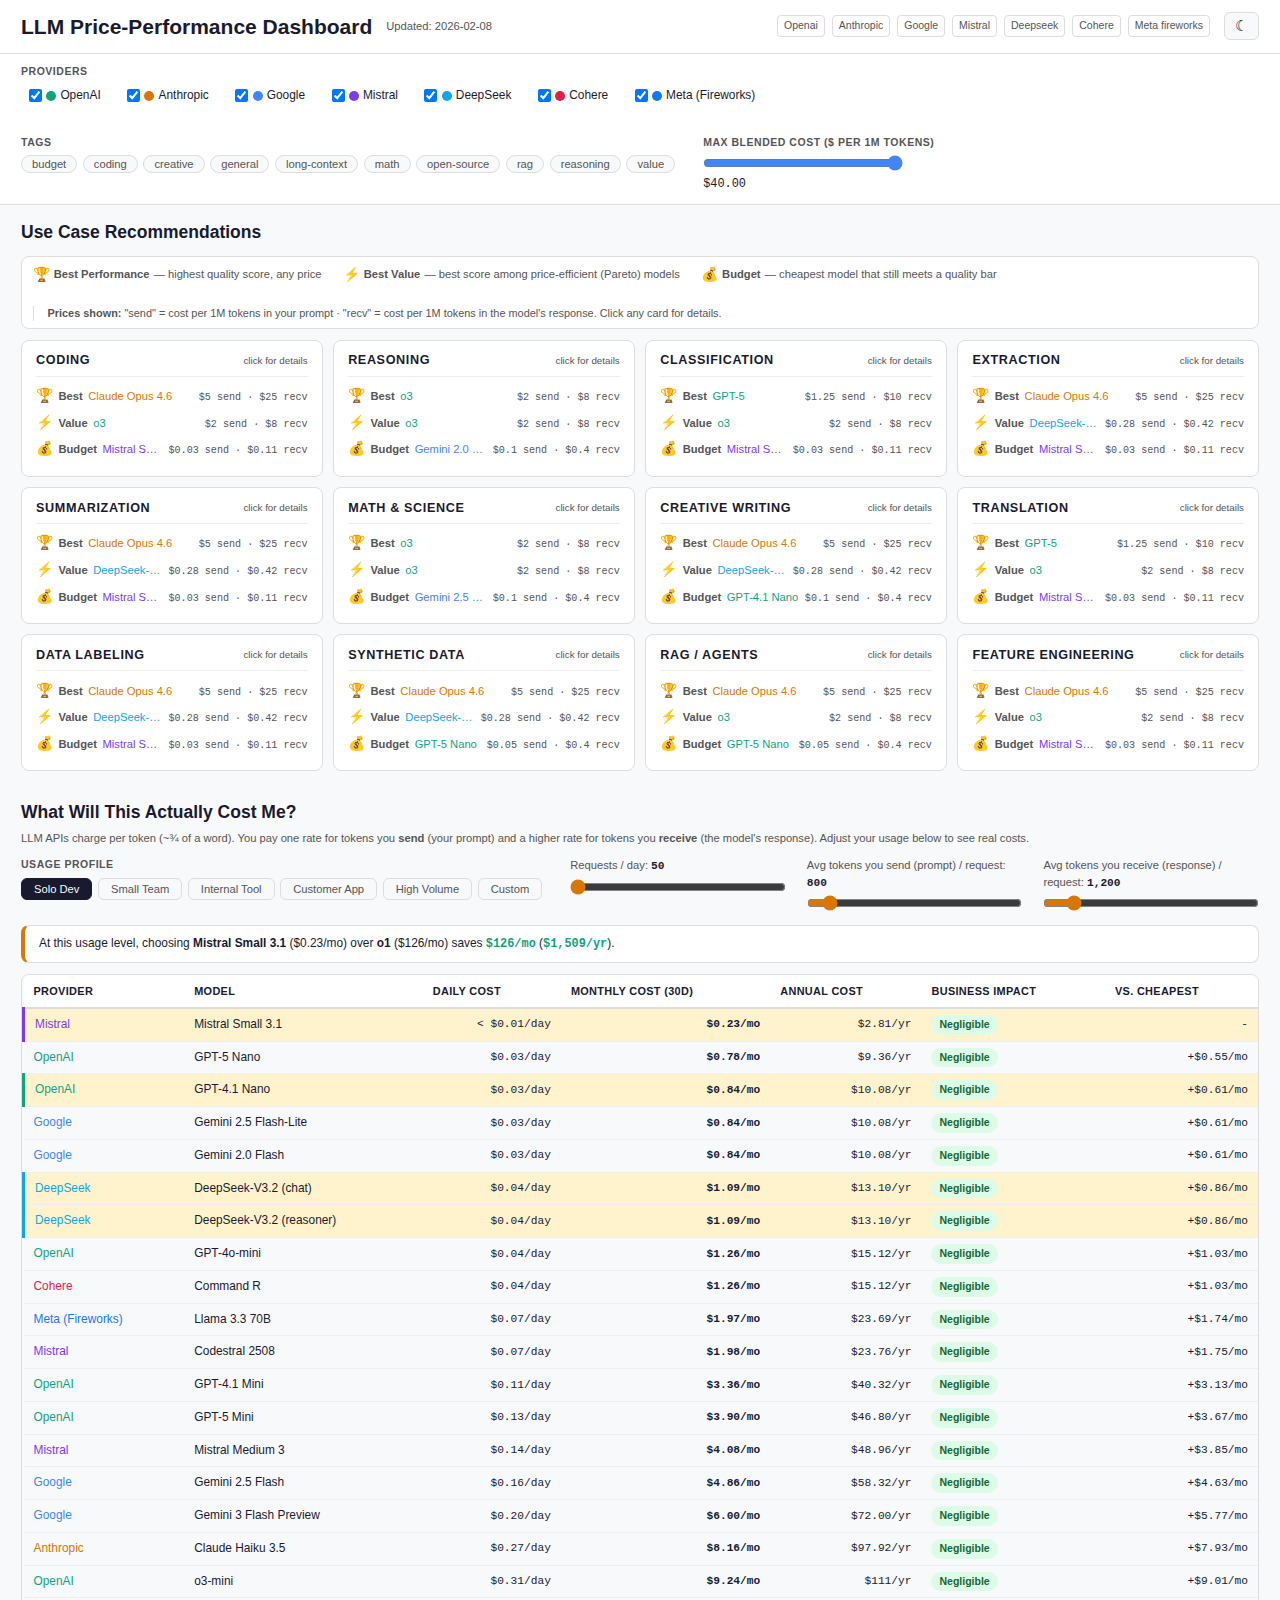
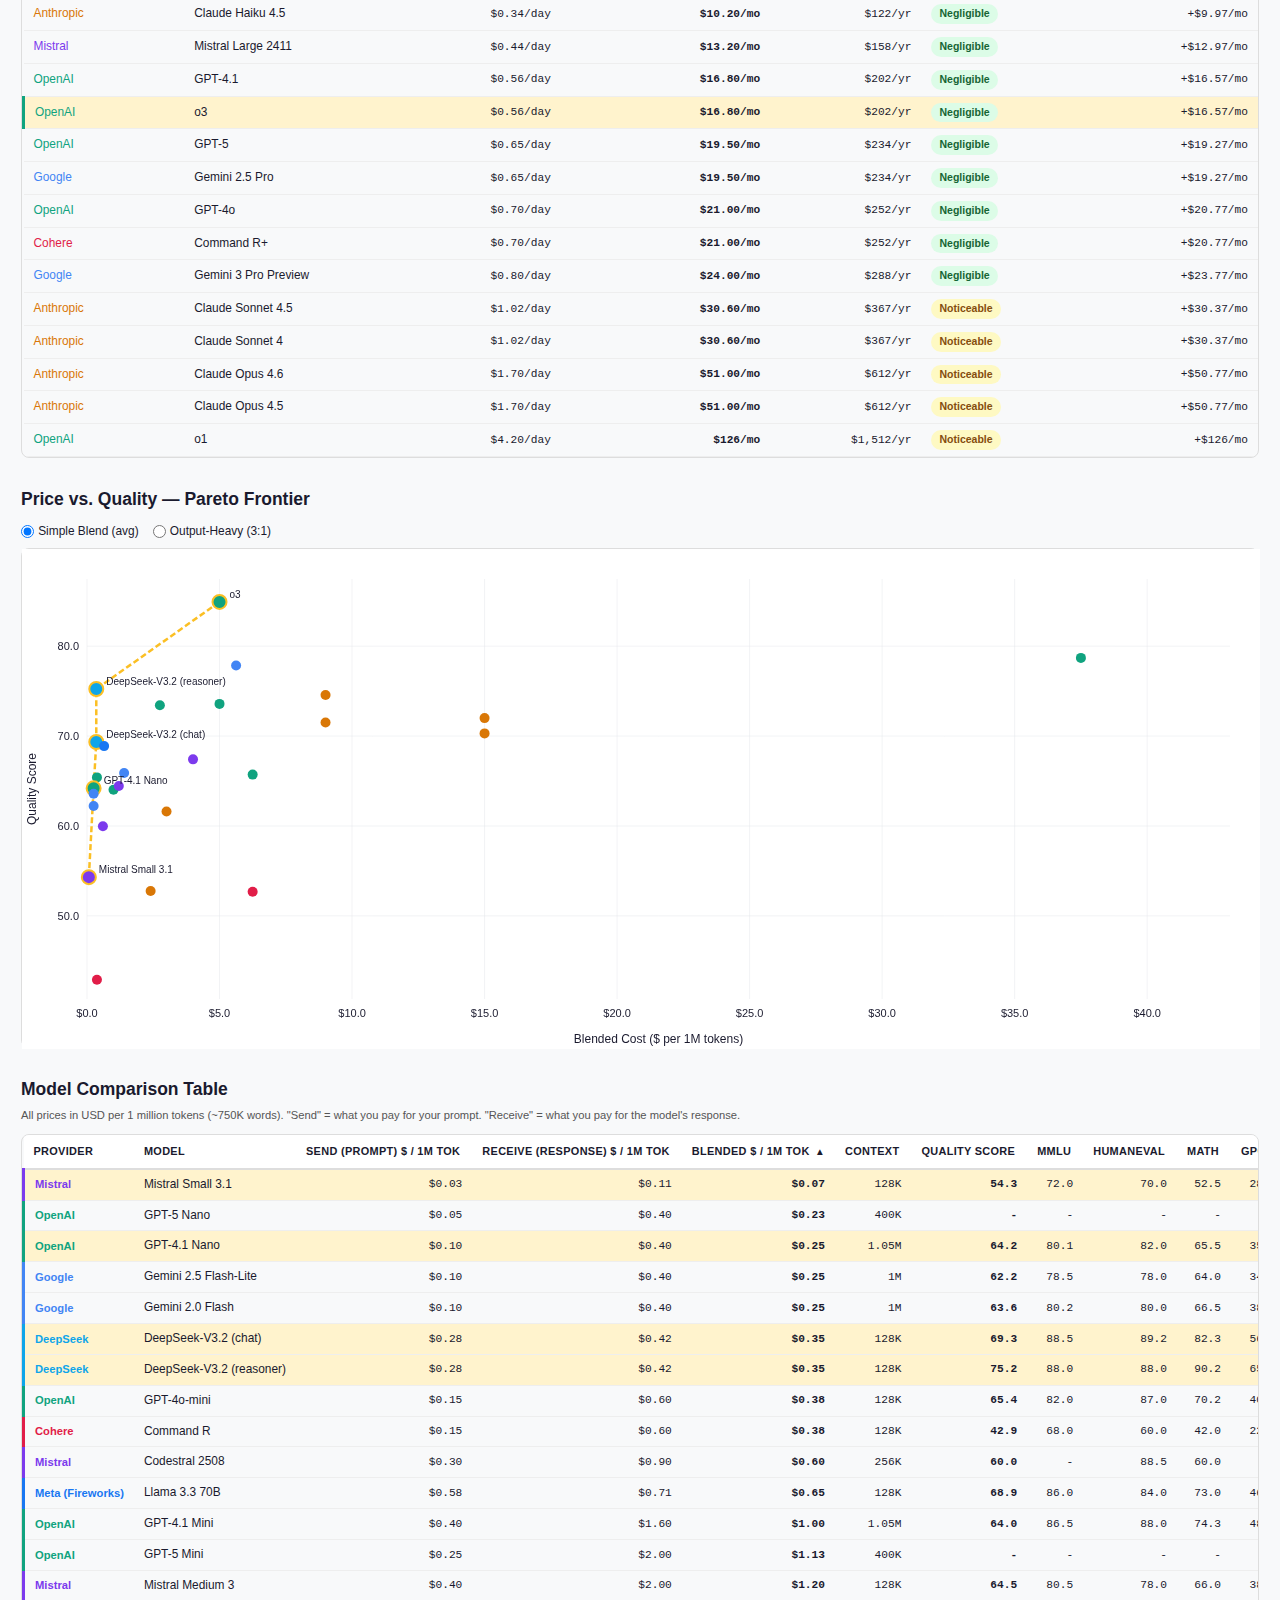
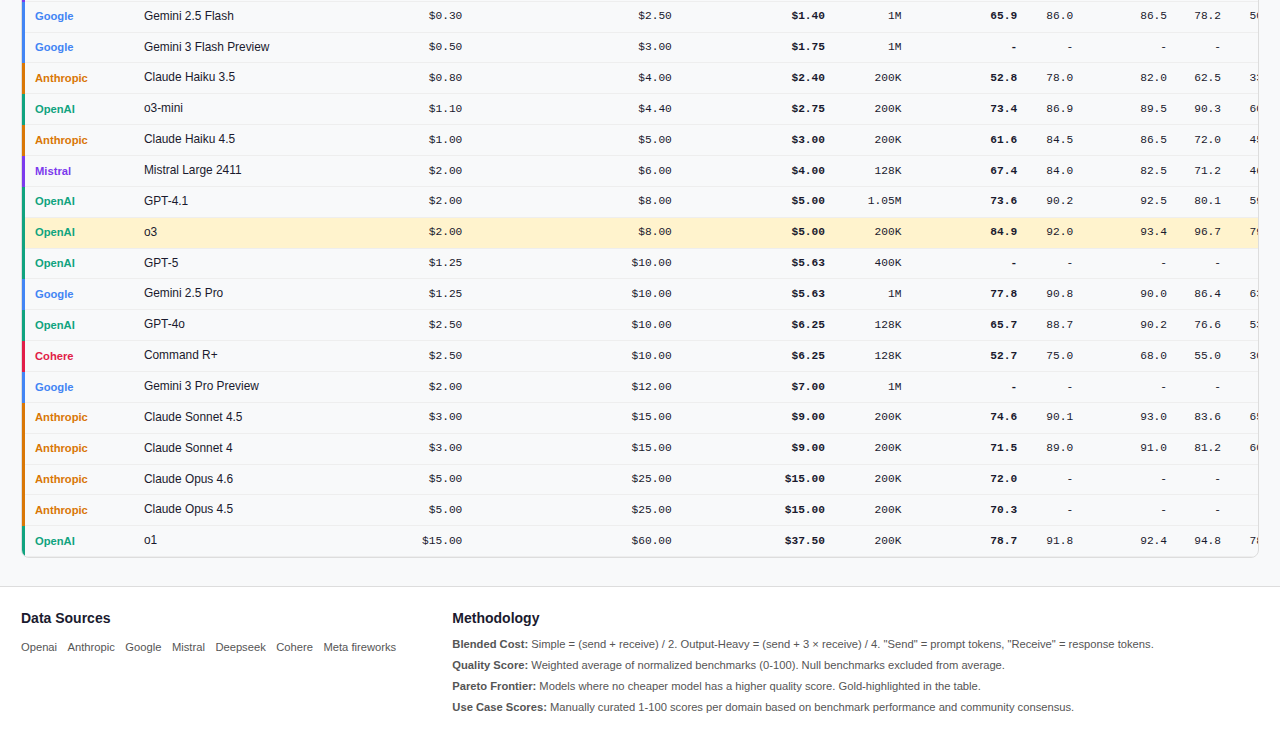
<file: llm-dashboard/index.html>
<!DOCTYPE html>
<html lang="en">
<head>
  <meta charset="UTF-8">
  <meta name="viewport" content="width=device-width, initial-scale=1.0">
  <title>LLM Price-Performance Dashboard</title>
  <link rel="stylesheet" href="style.css">
</head>
<body>
  <!-- Header -->
  <header id="header">
    <div class="header-left">
      <h1>LLM Price-Performance Dashboard</h1>
      <span id="last-updated" class="meta-text"></span>
    </div>
    <div class="header-right">
      <div id="source-links" class="source-links"></div>
      <button id="theme-toggle" aria-label="Toggle dark/light mode">
        <span class="icon-sun">&#9788;</span>
        <span class="icon-moon">&#9790;</span>
      </button>
    </div>
  </header>

  <!-- Filters Bar -->
  <section id="filters-bar" class="filters-bar">
    <div class="filter-group">
      <label class="filter-label">Providers</label>
      <div id="provider-filters" class="checkbox-group"></div>
    </div>
    <div class="filter-group">
      <label class="filter-label">Tags</label>
      <div id="tag-filters" class="tag-group"></div>
    </div>
    <div class="filter-group">
      <label class="filter-label">Max Blended Cost ($ per 1M tokens)</label>
      <input type="range" id="price-slider" min="0" max="40" step="0.5" value="40">
      <span id="price-slider-value">$40.00</span>
    </div>
  </section>

  <!-- Use Case Insights Matrix -->
  <section id="use-case-section">
    <h2>Use Case Recommendations</h2>
    <div class="use-case-legend">
      <div class="legend-item"><span class="legend-icon">&#127942;</span> <strong>Best Performance</strong> — highest quality score, any price</div>
      <div class="legend-item"><span class="legend-icon">&#9889;</span> <strong>Best Value</strong> — best score among price-efficient (Pareto) models</div>
      <div class="legend-item"><span class="legend-icon">&#128176;</span> <strong>Budget</strong> — cheapest model that still meets a quality bar</div>
      <div class="legend-pricing"><strong>Prices shown:</strong> "send" = cost per 1M tokens in your prompt &middot; "recv" = cost per 1M tokens in the model's response. Click any card for details.</div>
    </div>
    <div id="use-case-grid" class="use-case-grid"></div>
  </section>

  <!-- Monthly Cost Estimator -->
  <section id="cost-section">
    <h2>What Will This Actually Cost Me?</h2>
    <p class="section-subtitle">LLM APIs charge per token (~&frac34; of a word). You pay one rate for tokens you <strong>send</strong> (your prompt) and a higher rate for tokens you <strong>receive</strong> (the model's response). Adjust your usage below to see real costs.</p>
    <div class="cost-controls">
      <div class="cost-presets">
        <label class="filter-label">Usage Profile</label>
        <div class="preset-group">
          <button class="preset-btn active" data-preset="solo">Solo Dev</button>
          <button class="preset-btn" data-preset="team">Small Team</button>
          <button class="preset-btn" data-preset="tool">Internal Tool</button>
          <button class="preset-btn" data-preset="app">Customer App</button>
          <button class="preset-btn" data-preset="pipeline">High Volume</button>
          <button class="preset-btn" data-preset="custom">Custom</button>
        </div>
      </div>
      <div class="cost-sliders">
        <div class="cost-slider-group">
          <label>Requests / day: <strong id="req-per-day-val">50</strong></label>
          <input type="range" id="req-per-day" min="1" max="100000" value="50" step="1">
        </div>
        <div class="cost-slider-group">
          <label>Avg tokens you send (prompt) / request: <strong id="avg-input-val">800</strong></label>
          <input type="range" id="avg-input" min="50" max="10000" value="800" step="50">
        </div>
        <div class="cost-slider-group">
          <label>Avg tokens you receive (response) / request: <strong id="avg-output-val">1200</strong></label>
          <input type="range" id="avg-output" min="50" max="10000" value="1200" step="50">
        </div>
      </div>
    </div>
    <div id="cost-savings-callout" class="cost-savings-callout"></div>
    <div class="table-wrapper">
      <table id="cost-table">
        <thead>
          <tr>
            <th>Provider</th>
            <th>Model</th>
            <th>Daily Cost</th>
            <th>Monthly Cost (30d)</th>
            <th>Annual Cost</th>
            <th>Business Impact</th>
            <th>vs. Cheapest</th>
          </tr>
        </thead>
        <tbody id="cost-tbody"></tbody>
      </table>
    </div>
  </section>

  <!-- Scatter Plot -->
  <section id="chart-section">
    <h2>Price vs. Quality — Pareto Frontier</h2>
    <div class="chart-controls">
      <label>
        <input type="radio" name="blend-mode" value="simple" checked> Simple Blend (avg)
      </label>
      <label>
        <input type="radio" name="blend-mode" value="output-heavy"> Output-Heavy (3:1)
      </label>
    </div>
    <div class="chart-container">
      <canvas id="scatter-chart"></canvas>
      <div id="chart-tooltip" class="chart-tooltip"></div>
    </div>
  </section>

  <!-- Main Table -->
  <section id="table-section">
    <h2>Model Comparison Table</h2>
    <p class="section-subtitle">All prices in USD per 1 million tokens (~750K words). "Send" = what you pay for your prompt. "Receive" = what you pay for the model's response.</p>
    <div class="table-wrapper">
      <table id="model-table">
        <thead>
          <tr>
            <th data-sort="provider">Provider <span class="sort-arrow"></span></th>
            <th data-sort="model">Model <span class="sort-arrow"></span></th>
            <th data-sort="input_per_mtok">Send (Prompt) $ / 1M tok <span class="sort-arrow"></span></th>
            <th data-sort="output_per_mtok">Receive (Response) $ / 1M tok <span class="sort-arrow"></span></th>
            <th data-sort="blended">Blended $ / 1M tok <span class="sort-arrow"></span></th>
            <th data-sort="context_window">Context <span class="sort-arrow"></span></th>
            <th data-sort="quality">Quality Score <span class="sort-arrow"></span></th>
            <th data-sort="mmlu">MMLU <span class="sort-arrow"></span></th>
            <th data-sort="humaneval">HumanEval <span class="sort-arrow"></span></th>
            <th data-sort="math">MATH <span class="sort-arrow"></span></th>
            <th data-sort="gpqa">GPQA <span class="sort-arrow"></span></th>
            <th data-sort="swe_bench">SWE-bench <span class="sort-arrow"></span></th>
            <th data-sort="arena_elo">Arena ELO <span class="sort-arrow"></span></th>
            <th>Tags</th>
          </tr>
        </thead>
        <tbody id="model-tbody"></tbody>
      </table>
    </div>
  </section>

  <!-- Footer -->
  <footer id="footer">
    <div class="footer-content">
      <div class="footer-sources">
        <h3>Data Sources</h3>
        <div id="footer-source-links"></div>
      </div>
      <div class="footer-methodology">
        <h3>Methodology</h3>
        <p><strong>Blended Cost:</strong> Simple = (send + receive) / 2. Output-Heavy = (send + 3 &times; receive) / 4. "Send" = prompt tokens, "Receive" = response tokens.</p>
        <p><strong>Quality Score:</strong> Weighted average of normalized benchmarks (0-100). Null benchmarks excluded from average.</p>
        <p><strong>Pareto Frontier:</strong> Models where no cheaper model has a higher quality score. Gold-highlighted in the table.</p>
        <p><strong>Use Case Scores:</strong> Manually curated 1-100 scores per domain based on benchmark performance and community consensus.</p>
      </div>
    </div>
  </footer>

  <script src="app.js"></script>
</body>
</html>
</file>
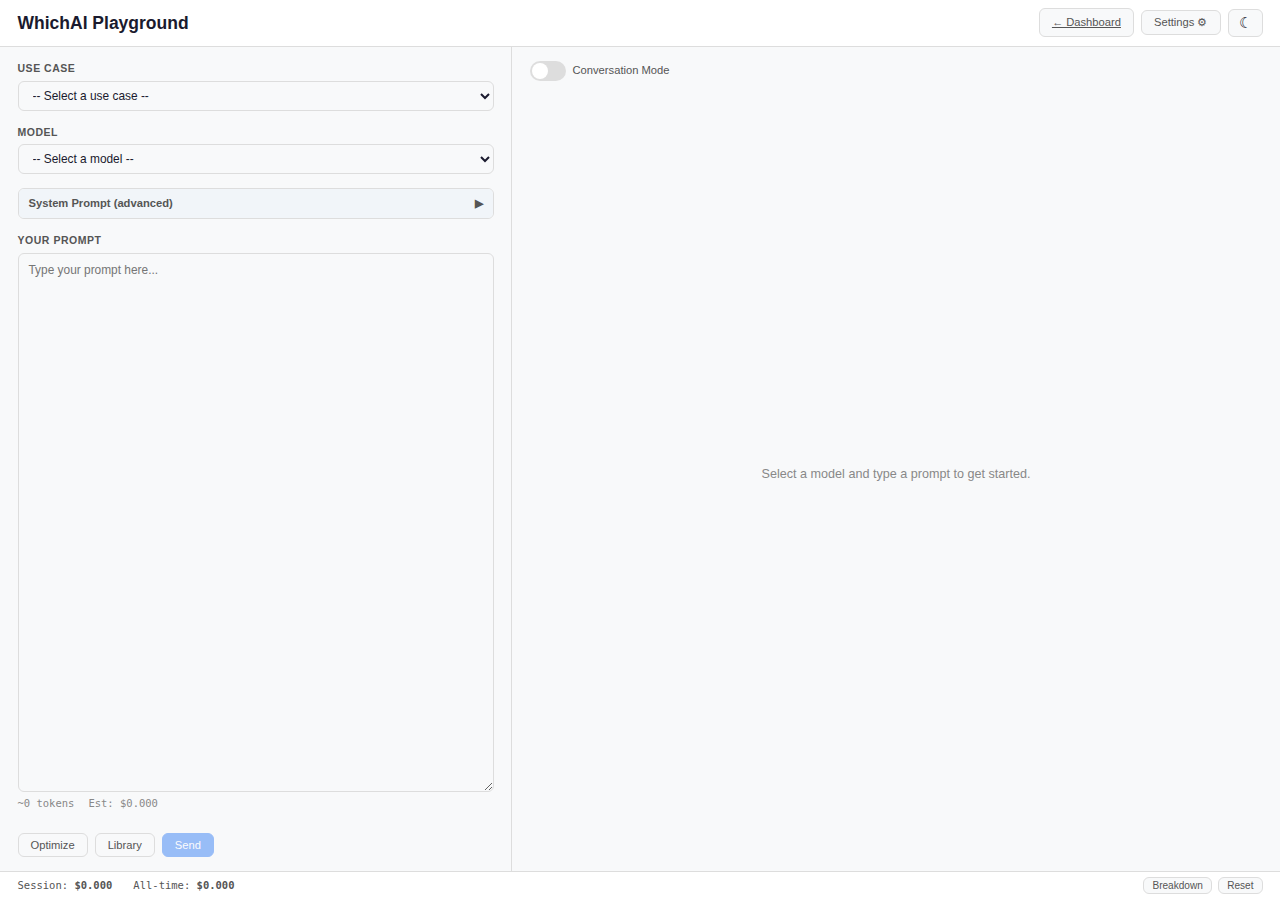
<file: llm-dashboard/playground/index.html>
<!DOCTYPE html>
<html lang="en">
<head>
  <meta charset="UTF-8">
  <meta name="viewport" content="width=device-width, initial-scale=1.0">
  <title>WhichAI Playground</title>
  <link rel="stylesheet" href="style.css">
</head>
<body>
  <!-- Header -->
  <header class="pg-header">
    <div class="pg-header-left">
      <h1>WhichAI Playground</h1>
    </div>
    <div class="pg-header-right">
      <a href="../index.html" class="pg-btn">&larr; Dashboard</a>
      <button id="btn-settings" class="pg-btn">Settings &#9881;</button>
      <button id="theme-toggle" class="pg-theme-toggle" aria-label="Toggle theme">
        <span class="icon-sun">&#9788;</span>
        <span class="icon-moon">&#9790;</span>
      </button>
    </div>
  </header>

  <!-- Main 2-Panel Layout -->
  <main class="playground-layout">
    <!-- LEFT PANEL: Config & Prompt -->
    <div class="pg-panel pg-panel-left">
      <!-- Use Case Selector -->
      <div class="pg-config-section">
        <label for="select-usecase">Use Case</label>
        <select id="select-usecase" class="pg-select">
          <option value="">-- Select a use case --</option>
        </select>
      </div>

      <!-- Model Selector -->
      <div class="pg-config-section">
        <label for="select-model">Model</label>
        <select id="select-model" class="pg-select">
          <option value="">-- Select a model --</option>
        </select>
        <div id="model-recommendation" class="pg-recommendation" style="display:none">
          <span class="rec-badge">Recommended</span>
          <span id="rec-text"></span>
        </div>
      </div>

      <!-- System Prompt (collapsible) -->
      <div class="pg-config-section">
        <div id="system-prompt-section" class="pg-collapsible">
          <div class="pg-collapsible-header" id="toggle-system-prompt">
            <span>System Prompt (advanced)</span>
            <span class="arrow">&#9654;</span>
          </div>
          <div class="pg-collapsible-body">
            <textarea id="system-prompt" class="pg-textarea pg-textarea-system" placeholder="Optional system instructions for the model..."></textarea>
          </div>
        </div>
      </div>

      <!-- User Prompt -->
      <div class="pg-config-section" style="flex:1;display:flex;flex-direction:column">
        <label for="user-prompt">Your Prompt</label>
        <textarea id="user-prompt" class="pg-textarea pg-textarea-prompt" style="flex:1" placeholder="Type your prompt here..."></textarea>
        <div class="pg-prompt-stats">
          <span id="token-estimate">~0 tokens</span>
          <span id="cost-estimate">Est: $0.000</span>
        </div>
      </div>

      <!-- Action Buttons -->
      <div class="pg-actions">
        <button id="btn-optimize" class="pg-btn">Optimize</button>
        <button id="btn-library" class="pg-btn">Library</button>
        <button id="btn-send" class="pg-btn pg-btn-primary" disabled>Send</button>
      </div>
    </div>

    <!-- RIGHT PANEL: Response -->
    <div class="pg-panel pg-panel-right">
      <div class="pg-response-area">
        <!-- Conversation Toggle -->
        <div class="pg-conversation-toggle">
          <div id="toggle-conversation" class="pg-toggle-switch"></div>
          <span>Conversation Mode</span>
        </div>

        <!-- Messages -->
        <div id="messages" class="pg-messages">
          <div class="pg-empty-state">
            Select a model and type a prompt to get started.
          </div>
        </div>

        <!-- Response Stats -->
        <div id="response-stats" class="pg-response-stats" style="display:none">
          <div class="pg-response-stats-left">
            <span id="stat-tokens"></span>
            <span id="stat-cost"></span>
            <span id="stat-time"></span>
          </div>
          <div class="pg-response-stats-right">
            <button id="btn-copy" class="pg-btn" style="display:none">Copy</button>
            <button id="btn-export" class="pg-btn" style="display:none">Export</button>
            <button id="btn-new" class="pg-btn" style="display:none">New Chat</button>
          </div>
        </div>
      </div>
    </div>
  </main>

  <!-- Cost Tracker Bar -->
  <footer class="pg-cost-bar">
    <div class="pg-cost-bar-left">
      <span>Session: <strong id="cost-session">$0.000</strong></span>
      <span>All-time: <strong id="cost-alltime">$0.000</strong></span>
    </div>
    <div>
      <button id="btn-cost-breakdown" class="pg-btn" style="font-size:0.72rem;padding:2px 8px">Breakdown</button>
      <button id="btn-cost-reset" class="pg-btn" style="font-size:0.72rem;padding:2px 8px">Reset</button>
    </div>
  </footer>

  <!-- Settings Modal -->
  <div id="modal-settings" class="pg-modal-overlay">
    <div class="pg-modal">
      <div class="pg-modal-header">
        <h2>Settings</h2>
        <button class="pg-btn-icon modal-close">&times;</button>
      </div>
      <div class="pg-modal-body">
        <div class="pg-key-warning">
          <strong>Security Note:</strong> API keys are stored in your browser only and sent directly to the provider's API (or through the local CORS proxy). Never use this on a shared or public computer with "Remember" enabled.
        </div>

        <h3 style="font-size:0.85rem;margin-bottom:0.5rem">API Keys</h3>

        <div class="pg-api-key-row">
          <span class="pg-provider-label" style="color:var(--color-openai)">OpenAI</span>
          <input id="key-openai" type="password" class="pg-input" placeholder="sk-...">
          <button class="pg-btn test-key-btn" data-provider="openai">Test</button>
          <span class="pg-api-key-status" id="status-openai"></span>
        </div>
        <div class="pg-api-key-row">
          <span class="pg-provider-label" style="color:var(--color-anthropic)">Anthropic</span>
          <input id="key-anthropic" type="password" class="pg-input" placeholder="sk-ant-...">
          <button class="pg-btn test-key-btn" data-provider="anthropic">Test</button>
          <span class="pg-api-key-status" id="status-anthropic"></span>
        </div>
        <div class="pg-api-key-row">
          <span class="pg-provider-label" style="color:var(--color-google)">Google</span>
          <input id="key-google" type="password" class="pg-input" placeholder="AIza...">
          <button class="pg-btn test-key-btn" data-provider="google">Test</button>
          <span class="pg-api-key-status" id="status-google"></span>
        </div>

        <div class="pg-storage-option">
          <input type="checkbox" id="remember-keys">
          <label for="remember-keys">Remember keys (localStorage) &mdash; uncheck for session-only</label>
        </div>
      </div>
      <div class="pg-modal-footer">
        <button class="pg-btn modal-close">Close</button>
        <button id="btn-save-settings" class="pg-btn pg-btn-primary">Save</button>
      </div>
    </div>
  </div>

  <!-- Library Modal -->
  <div id="modal-library" class="pg-modal-overlay">
    <div class="pg-modal" style="max-width:700px">
      <div class="pg-modal-header">
        <h2>Prompt Library</h2>
        <button class="pg-btn-icon modal-close">&times;</button>
      </div>
      <div class="pg-modal-body">
        <div class="pg-library-search">
          <input id="library-search" class="pg-input" placeholder="Search prompts...">
          <select id="library-filter" class="pg-select" style="width:auto;min-width:120px">
            <option value="">All Use Cases</option>
          </select>
        </div>
        <div id="library-tabs" class="pg-library-tabs">
          <button class="pg-library-tab active" data-tab="starters">Starters</button>
          <button class="pg-library-tab" data-tab="saved">My Prompts</button>
        </div>
        <div id="library-list" class="pg-library-list"></div>
      </div>
      <div class="pg-modal-footer">
        <button id="btn-import-library" class="pg-btn">Import</button>
        <button id="btn-export-library" class="pg-btn">Export</button>
        <button id="btn-save-current" class="pg-btn pg-btn-primary">Save Current Prompt</button>
        <button class="pg-btn modal-close">Close</button>
      </div>
    </div>
  </div>

  <!-- Optimizer Modal -->
  <div id="modal-optimizer" class="pg-modal-overlay">
    <div class="pg-modal">
      <div class="pg-modal-header">
        <h2>Prompt Optimizer</h2>
        <button class="pg-btn-icon modal-close">&times;</button>
      </div>
      <div class="pg-modal-body">
        <p style="font-size:0.82rem;color:var(--text-secondary);margin-bottom:0.5rem">
          Describe what you want in plain English. The optimizer will create an optimized system prompt and user prompt template using your selected model.
        </p>
        <textarea id="optimizer-input" class="pg-textarea pg-optimizer-input" placeholder="e.g., I need a prompt that reviews Python code for security vulnerabilities and outputs a structured report..."></textarea>
        <div id="optimizer-result" class="pg-optimizer-result">
          <h3>System Prompt</h3>
          <pre id="optimizer-system"></pre>
          <h3>User Prompt Template</h3>
          <pre id="optimizer-user"></pre>
          <div id="optimizer-explanation" class="pg-optimizer-explanation"></div>
        </div>
      </div>
      <div class="pg-modal-footer">
        <button id="btn-run-optimizer" class="pg-btn pg-btn-primary">Optimize</button>
        <button id="btn-use-optimized" class="pg-btn" style="display:none">Use This Prompt</button>
        <button class="pg-btn modal-close">Close</button>
      </div>
    </div>
  </div>

  <!-- Cost Breakdown Modal -->
  <div id="modal-breakdown" class="pg-modal-overlay">
    <div class="pg-modal" style="max-width:500px">
      <div class="pg-modal-header">
        <h2>Cost Breakdown</h2>
        <button class="pg-btn-icon modal-close">&times;</button>
      </div>
      <div class="pg-modal-body">
        <div id="breakdown-content"></div>
      </div>
      <div class="pg-modal-footer">
        <button class="pg-btn modal-close">Close</button>
      </div>
    </div>
  </div>

  <!-- Hidden file input for import -->
  <input type="file" id="import-file-input" accept=".json" style="display:none">

  <!-- Scripts: load order matters -->
  <script src="providers.js"></script>
  <script src="library.js"></script>
  <script src="optimizer.js"></script>
  <script src="app.js"></script>
</body>
</html>
</file>
<file: llm-dashboard/style.css>
/* ===== CSS Variables & Theming ===== */
:root {
  --bg: #f8f9fa;
  --bg-secondary: #ffffff;
  --text: #1a1a2e;
  --text-secondary: #555;
  --border: #ddd;
  --border-light: #eee;
  --shadow: rgba(0,0,0,0.08);
  --pareto-gold: #fff3cd;
  --pareto-gold-border: #ffc107;

  /* Provider colors */
  --color-openai: #10a37f;
  --color-anthropic: #d97706;
  --color-google: #4285f4;
  --color-mistral: #7c3aed;
  --color-deepseek: #0ea5e9;
  --color-cohere: #e11d48;
  --color-meta: #1877f2;

  --font: -apple-system, BlinkMacSystemFont, 'Segoe UI', Roboto, sans-serif;
  --mono: 'SF Mono', 'Fira Code', 'Consolas', monospace;
  --radius: 8px;
}

[data-theme="dark"] {
  --bg: #0f172a;
  --bg-secondary: #1e293b;
  --text: #e2e8f0;
  --text-secondary: #94a3b8;
  --border: #334155;
  --border-light: #1e293b;
  --shadow: rgba(0,0,0,0.3);
  --pareto-gold: #422006;
  --pareto-gold-border: #d97706;
}

/* ===== Reset & Base ===== */
*, *::before, *::after { box-sizing: border-box; margin: 0; padding: 0; }

html { font-size: 14px; }

body {
  font-family: var(--font);
  background: var(--bg);
  color: var(--text);
  line-height: 1.5;
  width: 100vw;
  overflow-x: hidden;
}

h1 { font-size: 1.5rem; font-weight: 700; }
h2 { font-size: 1.25rem; font-weight: 600; margin-bottom: 0.75rem; color: var(--text); }
h3 { font-size: 1rem; font-weight: 600; margin-bottom: 0.5rem; }

/* ===== Header ===== */
header {
  display: flex;
  align-items: center;
  justify-content: space-between;
  padding: 0.75rem 1.5rem;
  background: var(--bg-secondary);
  border-bottom: 1px solid var(--border);
  position: sticky;
  top: 0;
  z-index: 100;
}

.header-left { display: flex; align-items: center; gap: 1rem; }
.header-right { display: flex; align-items: center; gap: 1rem; }

.meta-text { font-size: 0.8rem; color: var(--text-secondary); }

.source-links {
  display: flex;
  gap: 0.5rem;
  flex-wrap: wrap;
}

.source-links a {
  font-size: 0.75rem;
  color: var(--text-secondary);
  text-decoration: none;
  padding: 2px 6px;
  border: 1px solid var(--border);
  border-radius: 4px;
  transition: all 0.15s;
}
.source-links a:hover {
  color: var(--text);
  border-color: var(--text-secondary);
}

#theme-toggle {
  background: var(--bg);
  border: 1px solid var(--border);
  border-radius: 6px;
  padding: 4px 10px;
  cursor: pointer;
  font-size: 1.1rem;
  color: var(--text);
  display: flex;
  align-items: center;
}
[data-theme="dark"] .icon-sun { display: inline; }
[data-theme="dark"] .icon-moon { display: none; }
:root:not([data-theme="dark"]) .icon-sun,
body:not([data-theme="dark"]) .icon-sun { display: none; }
:root:not([data-theme="dark"]) .icon-moon,
body:not([data-theme="dark"]) .icon-moon { display: inline; }
[data-theme="dark"] #theme-toggle .icon-sun { display: inline; }
[data-theme="dark"] #theme-toggle .icon-moon { display: none; }

/* ===== Filters Bar ===== */
.filters-bar {
  display: flex;
  align-items: flex-start;
  gap: 2rem;
  padding: 0.75rem 1.5rem;
  background: var(--bg-secondary);
  border-bottom: 1px solid var(--border);
  flex-wrap: wrap;
}

.filter-group { display: flex; flex-direction: column; gap: 0.35rem; }
.filter-label { font-size: 0.75rem; font-weight: 600; text-transform: uppercase; letter-spacing: 0.05em; color: var(--text-secondary); }

.checkbox-group {
  display: flex;
  gap: 0.75rem;
  flex-wrap: wrap;
}

.checkbox-group label {
  display: flex;
  align-items: center;
  gap: 0.3rem;
  font-size: 0.85rem;
  cursor: pointer;
  padding: 2px 8px;
  border-radius: 4px;
  transition: background 0.15s;
}
.checkbox-group label:hover { background: var(--border-light); }

.provider-dot {
  width: 10px;
  height: 10px;
  border-radius: 50%;
  display: inline-block;
}

.tag-group {
  display: flex;
  gap: 0.4rem;
  flex-wrap: wrap;
}

.tag-btn {
  font-size: 0.8rem;
  padding: 2px 10px;
  border: 1px solid var(--border);
  border-radius: 12px;
  background: var(--bg);
  color: var(--text-secondary);
  cursor: pointer;
  transition: all 0.15s;
}
.tag-btn:hover { border-color: var(--text-secondary); color: var(--text); }
.tag-btn.active { background: var(--text); color: var(--bg); border-color: var(--text); }

#price-slider { width: 200px; accent-color: var(--color-google); }
#price-slider-value { font-size: 0.85rem; font-family: var(--mono); }

/* ===== Use Case Grid ===== */
#use-case-section { padding: 1rem 1.5rem; }

.use-case-legend {
  display: flex;
  gap: 1.5rem;
  flex-wrap: wrap;
  margin-bottom: 0.75rem;
  padding: 0.5rem 0.75rem;
  background: var(--bg-secondary);
  border: 1px solid var(--border);
  border-radius: var(--radius);
  font-size: 0.8rem;
  color: var(--text-secondary);
  align-items: center;
}
.use-case-legend .legend-item { display: flex; align-items: center; gap: 0.3rem; }
.use-case-legend .legend-icon { font-size: 1rem; }
.use-case-legend .legend-pricing {
  font-size: 0.78rem;
  border-left: 1px solid var(--border);
  padding-left: 1rem;
  line-height: 1.4;
}

.use-case-grid {
  display: grid;
  grid-template-columns: repeat(auto-fill, minmax(300px, 1fr));
  gap: 0.75rem;
  align-items: start;
}

.use-case-card {
  background: var(--bg-secondary);
  border: 1px solid var(--border);
  border-radius: var(--radius);
  padding: 0.75rem 1rem;
  transition: box-shadow 0.15s, border-color 0.15s;
  cursor: pointer;
  overflow: hidden;
}
.use-case-card:hover { box-shadow: 0 2px 8px var(--shadow); border-color: var(--text-secondary); }

.use-case-card h3 {
  font-size: 0.9rem;
  text-transform: uppercase;
  letter-spacing: 0.05em;
  margin-bottom: 0.6rem;
  padding-bottom: 0.4rem;
  border-bottom: 1px solid var(--border-light);
  display: flex;
  justify-content: space-between;
  align-items: center;
}
.card-expand-hint {
  font-size: 0.7rem;
  font-weight: 400;
  color: var(--text-secondary);
  text-transform: none;
  letter-spacing: 0;
}
.use-case-card.expanded .card-expand-hint { display: none; }

.use-case-tier {
  display: flex;
  align-items: baseline;
  gap: 0.4rem;
  margin-bottom: 0.4rem;
  font-size: 0.8rem;
  min-width: 0;
}

.tier-icon { font-size: 1rem; flex-shrink: 0; width: 1.2em; text-align: center; }
.tier-label { font-weight: 600; color: var(--text-secondary); flex-shrink: 0; }
.tier-model { font-weight: 500; overflow: hidden; text-overflow: ellipsis; white-space: nowrap; min-width: 0; }
.tier-price { font-family: var(--mono); font-size: 0.72rem; color: var(--text-secondary); margin-left: auto; flex-shrink: 0; white-space: nowrap; }

/* Expanded card detail panel */
.card-detail {
  display: none;
  margin-top: 0.6rem;
  padding-top: 0.6rem;
  border-top: 1px solid var(--border-light);
  font-size: 0.78rem;
  color: var(--text-secondary);
  line-height: 1.6;
}
.use-case-card.expanded .card-detail { display: block; }

.card-detail h4 {
  font-size: 0.78rem;
  font-weight: 600;
  color: var(--text);
  margin: 0.5rem 0 0.25rem 0;
  text-transform: uppercase;
  letter-spacing: 0.03em;
}
.card-detail h4:first-child { margin-top: 0; }

.card-detail-table {
  width: 100%;
  border-collapse: collapse;
  font-size: 0.78rem;
  margin-bottom: 0.4rem;
}
.card-detail-table th {
  text-align: left;
  font-weight: 600;
  padding: 3px 6px;
  border-bottom: 1px solid var(--border-light);
  white-space: nowrap;
  color: var(--text-secondary);
  font-size: 0.72rem;
  text-transform: uppercase;
}
.card-detail-table td {
  padding: 3px 6px;
  border-bottom: 1px solid var(--border-light);
  white-space: nowrap;
}
.card-detail-table td:nth-child(n+3) {
  text-align: right;
  font-family: var(--mono);
}

.card-detail .why-text {
  font-style: italic;
  color: var(--text-secondary);
  margin: 0.25rem 0;
}

.score-bar-container {
  display: flex;
  align-items: center;
  gap: 0.4rem;
}
.score-bar {
  height: 6px;
  border-radius: 3px;
  background: var(--border);
  flex: 1;
  max-width: 80px;
  overflow: hidden;
}
.score-bar-fill {
  height: 100%;
  border-radius: 3px;
  transition: width 0.2s;
}
.score-bar-val {
  font-family: var(--mono);
  font-size: 0.72rem;
  min-width: 2em;
  text-align: right;
}

/* ===== Section Subtitles ===== */
.section-subtitle {
  font-size: 0.8rem;
  color: var(--text-secondary);
  margin-top: -0.4rem;
  margin-bottom: 0.75rem;
}

/* ===== Cost Estimator ===== */
#cost-section { padding: 1rem 1.5rem; }

.cost-controls {
  display: flex;
  gap: 2rem;
  margin-bottom: 1rem;
  flex-wrap: wrap;
}

.cost-presets { display: flex; flex-direction: column; gap: 0.35rem; }

.preset-group {
  display: flex;
  gap: 0.4rem;
  flex-wrap: wrap;
}

.preset-btn {
  font-size: 0.8rem;
  padding: 4px 12px;
  border: 1px solid var(--border);
  border-radius: 6px;
  background: var(--bg);
  color: var(--text-secondary);
  cursor: pointer;
  transition: all 0.15s;
  font-weight: 500;
}
.preset-btn:hover { border-color: var(--text-secondary); color: var(--text); }
.preset-btn.active { background: var(--text); color: var(--bg); border-color: var(--text); }

.cost-sliders {
  display: flex;
  gap: 1.5rem;
  flex-wrap: wrap;
  flex: 1;
}

.cost-slider-group {
  display: flex;
  flex-direction: column;
  gap: 0.25rem;
  min-width: 200px;
  flex: 1;
}
.cost-slider-group label { font-size: 0.8rem; color: var(--text-secondary); }
.cost-slider-group strong { color: var(--text); font-family: var(--mono); }
.cost-slider-group input[type="range"] { width: 100%; accent-color: var(--color-anthropic); }

.cost-savings-callout {
  background: var(--bg-secondary);
  border: 1px solid var(--border);
  border-left: 4px solid var(--color-anthropic);
  border-radius: var(--radius);
  padding: 0.6rem 1rem;
  margin-bottom: 0.75rem;
  font-size: 0.85rem;
  display: none;
}
.cost-savings-callout.visible { display: block; }
.cost-savings-callout .savings-amount { font-weight: 700; font-family: var(--mono); color: var(--color-openai); }

/* Cost table impact badges */
.impact-badge {
  display: inline-block;
  font-size: 0.75rem;
  font-weight: 600;
  padding: 2px 8px;
  border-radius: 10px;
  white-space: nowrap;
}
.impact-negligible { background: #dcfce7; color: #166534; }
.impact-noticeable { background: #fef9c3; color: #854d0e; }
.impact-budget { background: #fed7aa; color: #9a3412; }
.impact-significant { background: #fecaca; color: #991b1b; }
.impact-major { background: #fca5a5; color: #7f1d1d; }

[data-theme="dark"] .impact-negligible { background: #14532d; color: #86efac; }
[data-theme="dark"] .impact-noticeable { background: #713f12; color: #fde68a; }
[data-theme="dark"] .impact-budget { background: #7c2d12; color: #fdba74; }
[data-theme="dark"] .impact-significant { background: #7f1d1d; color: #fca5a5; }
[data-theme="dark"] .impact-major { background: #450a0a; color: #fca5a5; }

#cost-table {
  width: 100%;
  border-collapse: collapse;
  font-size: 0.85rem;
}
#cost-table thead th {
  background: var(--bg-secondary);
  padding: 8px 10px;
  text-align: left;
  font-weight: 600;
  font-size: 0.78rem;
  text-transform: uppercase;
  letter-spacing: 0.03em;
  border-bottom: 2px solid var(--border);
  white-space: nowrap;
}
#cost-table tbody td {
  padding: 6px 10px;
  border-bottom: 1px solid var(--border-light);
  white-space: nowrap;
}
#cost-table tbody td:nth-child(n+3):nth-child(-n+5) {
  text-align: right;
  font-family: var(--mono);
  font-size: 0.8rem;
}
#cost-table tbody td:nth-child(7) {
  text-align: right;
  font-family: var(--mono);
  font-size: 0.8rem;
}
#cost-table tbody tr:hover { background: var(--border-light); }

/* Scatter Chart ===== */
#chart-section { padding: 1rem 1.5rem; }

.chart-controls {
  display: flex;
  gap: 1rem;
  margin-bottom: 0.5rem;
  font-size: 0.85rem;
}
.chart-controls label { cursor: pointer; display: flex; align-items: center; gap: 0.3rem; }

.chart-container {
  position: relative;
  width: 100%;
  max-width: 100%;
  height: 500px;
  background: var(--bg-secondary);
  border: 1px solid var(--border);
  border-radius: var(--radius);
}

#scatter-chart { width: 100%; height: 100%; display: block; }

.chart-tooltip {
  display: none;
  position: absolute;
  background: var(--bg-secondary);
  border: 1px solid var(--border);
  border-radius: 6px;
  padding: 8px 12px;
  font-size: 0.8rem;
  box-shadow: 0 4px 12px var(--shadow);
  pointer-events: none;
  z-index: 50;
  max-width: 260px;
}
.chart-tooltip.visible { display: block; }

.chart-tooltip .tt-provider { font-weight: 600; font-size: 0.75rem; text-transform: uppercase; }
.chart-tooltip .tt-model { font-weight: 700; font-size: 0.9rem; margin-bottom: 4px; }
.chart-tooltip .tt-row { display: flex; justify-content: space-between; gap: 1rem; }
.chart-tooltip .tt-label { color: var(--text-secondary); }
.chart-tooltip .tt-value { font-family: var(--mono); font-weight: 500; }

/* ===== Table ===== */
#table-section { padding: 1rem 1.5rem; }

.table-wrapper {
  overflow-x: auto;
  border: 1px solid var(--border);
  border-radius: var(--radius);
}

#model-table {
  width: 100%;
  border-collapse: collapse;
  font-size: 0.85rem;
  min-width: 1100px;
}

#model-table thead th {
  position: sticky;
  top: 0;
  background: var(--bg-secondary);
  padding: 8px 10px;
  text-align: left;
  font-weight: 600;
  font-size: 0.78rem;
  text-transform: uppercase;
  letter-spacing: 0.03em;
  border-bottom: 2px solid var(--border);
  cursor: pointer;
  user-select: none;
  white-space: nowrap;
}
#model-table thead th:hover { background: var(--border-light); }

.sort-arrow { font-size: 0.7rem; margin-left: 2px; }

#model-table tbody td {
  padding: 6px 10px;
  border-bottom: 1px solid var(--border-light);
  white-space: nowrap;
}

#model-table tbody tr:hover { background: var(--border-light); }

/* Provider color stripe */
#model-table tbody tr td:first-child {
  border-left: 3px solid transparent;
  font-weight: 600;
  font-size: 0.8rem;
}

.provider-openai td:first-child { border-left-color: var(--color-openai) !important; color: var(--color-openai); }
.provider-anthropic td:first-child { border-left-color: var(--color-anthropic) !important; color: var(--color-anthropic); }
.provider-google td:first-child { border-left-color: var(--color-google) !important; color: var(--color-google); }
.provider-mistral td:first-child { border-left-color: var(--color-mistral) !important; color: var(--color-mistral); }
.provider-deepseek td:first-child { border-left-color: var(--color-deepseek) !important; color: var(--color-deepseek); }
.provider-cohere td:first-child { border-left-color: var(--color-cohere) !important; color: var(--color-cohere); }
.provider-meta td:first-child { border-left-color: var(--color-meta) !important; color: var(--color-meta); }

/* Pareto gold highlight */
.pareto-optimal {
  background: var(--pareto-gold) !important;
}
.pareto-optimal td:first-child {
  border-left-width: 3px;
  border-left-style: solid;
}

/* Numeric columns right-align */
#model-table td:nth-child(n+3):nth-child(-n+13) {
  text-align: right;
  font-family: var(--mono);
  font-size: 0.8rem;
}

.tag-pill {
  display: inline-block;
  font-size: 0.7rem;
  padding: 1px 6px;
  border-radius: 8px;
  background: var(--border-light);
  color: var(--text-secondary);
  margin-right: 2px;
}

/* ===== Footer ===== */
footer {
  padding: 1.5rem;
  background: var(--bg-secondary);
  border-top: 1px solid var(--border);
  margin-top: 1rem;
}

.footer-content {
  display: grid;
  grid-template-columns: 1fr 2fr;
  gap: 2rem;
}

.footer-sources a {
  display: inline-block;
  font-size: 0.8rem;
  color: var(--text-secondary);
  margin-right: 0.75rem;
  text-decoration: none;
}
.footer-sources a:hover { text-decoration: underline; }

.footer-methodology p {
  font-size: 0.8rem;
  color: var(--text-secondary);
  margin-bottom: 0.3rem;
}

/* ===== Responsive ===== */
@media (max-width: 768px) {
  header {
    flex-direction: column;
    gap: 0.5rem;
    align-items: flex-start;
  }
  .header-right { width: 100%; justify-content: space-between; }
  .filters-bar { flex-direction: column; gap: 0.75rem; }
  #price-slider { width: 100%; }
  .use-case-grid { grid-template-columns: 1fr; }
  .cost-controls { flex-direction: column; }
  .cost-sliders { flex-direction: column; }
  .chart-container { height: 350px; }
  .footer-content { grid-template-columns: 1fr; }
}

@media (max-width: 480px) {
  html { font-size: 13px; }
  header { padding: 0.5rem 1rem; }
  .filters-bar { padding: 0.5rem 1rem; }
  #use-case-section, #chart-section, #table-section { padding: 0.75rem 1rem; }
}

/* ===== Prefers color scheme ===== */
@media (prefers-color-scheme: dark) {
  body:not([data-theme="light"]) {
    --bg: #0f172a;
    --bg-secondary: #1e293b;
    --text: #e2e8f0;
    --text-secondary: #94a3b8;
    --border: #334155;
    --border-light: #1e293b;
    --shadow: rgba(0,0,0,0.3);
    --pareto-gold: #422006;
    --pareto-gold-border: #d97706;
  }
  body:not([data-theme="light"]) .icon-sun { display: inline !important; }
  body:not([data-theme="light"]) .icon-moon { display: none !important; }
  body:not([data-theme="light"]) .impact-negligible { background: #14532d; color: #86efac; }
  body:not([data-theme="light"]) .impact-noticeable { background: #713f12; color: #fde68a; }
  body:not([data-theme="light"]) .impact-budget { background: #7c2d12; color: #fdba74; }
  body:not([data-theme="light"]) .impact-significant { background: #7f1d1d; color: #fca5a5; }
  body:not([data-theme="light"]) .impact-major { background: #450a0a; color: #fca5a5; }
}
</file>
<file: llm-dashboard/playground/style.css>
/* ===== Inherit Dashboard Design Tokens ===== */
:root {
  --bg: #f8f9fa;
  --bg-secondary: #ffffff;
  --bg-tertiary: #f1f5f9;
  --text: #1a1a2e;
  --text-secondary: #555;
  --text-muted: #888;
  --border: #ddd;
  --border-light: #eee;
  --shadow: rgba(0,0,0,0.08);
  --pareto-gold: #fff3cd;
  --pareto-gold-border: #fbbf24;

  --color-openai: #10a37f;
  --color-anthropic: #d97706;
  --color-google: #4285f4;
  --color-mistral: #7c3aed;
  --color-deepseek: #0ea5e9;
  --color-cohere: #e11d48;
  --color-meta: #1877f2;

  --font: -apple-system, BlinkMacSystemFont, 'Segoe UI', Roboto, sans-serif;
  --mono: 'SF Mono', 'Fira Code', 'Consolas', monospace;
  --radius: 8px;

  --accent: #3b82f6;
  --accent-hover: #2563eb;
  --danger: #ef4444;
  --success: #22c55e;
  --warning: #f59e0b;
}

[data-theme="dark"] {
  --bg: #0f172a;
  --bg-secondary: #1e293b;
  --bg-tertiary: #0f172a;
  --text: #e2e8f0;
  --text-secondary: #94a3b8;
  --text-muted: #64748b;
  --border: #334155;
  --border-light: #1e293b;
  --shadow: rgba(0,0,0,0.3);
  --pareto-gold: #422006;
  --pareto-gold-border: #d97706;
}

/* ===== Reset & Base ===== */
*, *::before, *::after { box-sizing: border-box; margin: 0; padding: 0; }
html { font-size: 14px; }
body {
  font-family: var(--font);
  background: var(--bg);
  color: var(--text);
  line-height: 1.5;
  min-height: 100vh;
  display: flex;
  flex-direction: column;
}

/* ===== Header ===== */
.pg-header {
  display: flex;
  align-items: center;
  justify-content: space-between;
  padding: 0.6rem 1.25rem;
  background: var(--bg-secondary);
  border-bottom: 1px solid var(--border);
  position: sticky;
  top: 0;
  z-index: 100;
}
.pg-header-left { display: flex; align-items: center; gap: 0.75rem; }
.pg-header-left h1 { font-size: 1.25rem; font-weight: 700; }
.pg-header-right { display: flex; align-items: center; gap: 0.5rem; }

.pg-btn {
  display: inline-flex;
  align-items: center;
  gap: 0.3rem;
  font-size: 0.8rem;
  font-family: var(--font);
  padding: 5px 12px;
  border: 1px solid var(--border);
  border-radius: 6px;
  background: var(--bg);
  color: var(--text-secondary);
  cursor: pointer;
  transition: all 0.15s;
  white-space: nowrap;
}
.pg-btn:hover { border-color: var(--text-secondary); color: var(--text); }
.pg-btn-primary {
  background: var(--accent);
  color: #fff;
  border-color: var(--accent);
}
.pg-btn-primary:hover { background: var(--accent-hover); border-color: var(--accent-hover); }
.pg-btn-primary:disabled {
  opacity: 0.5;
  cursor: not-allowed;
}
.pg-btn-danger { color: var(--danger); border-color: var(--danger); }
.pg-btn-danger:hover { background: var(--danger); color: #fff; }

.pg-btn-icon {
  border: none;
  background: none;
  font-size: 1.1rem;
  cursor: pointer;
  color: var(--text-secondary);
  padding: 4px;
  border-radius: 4px;
}
.pg-btn-icon:hover { color: var(--text); background: var(--border-light); }

/* ===== Main Layout ===== */
.playground-layout {
  display: grid;
  grid-template-columns: 40% 60%;
  flex: 1;
  min-height: 0;
  overflow: hidden;
}

.pg-panel {
  display: flex;
  flex-direction: column;
  overflow-y: auto;
  padding: 1rem 1.25rem;
}
.pg-panel-left { border-right: 1px solid var(--border); }

/* ===== Left Panel — Config ===== */
.pg-config-section {
  margin-bottom: 1rem;
}
.pg-config-section label {
  display: block;
  font-size: 0.75rem;
  font-weight: 600;
  text-transform: uppercase;
  letter-spacing: 0.05em;
  color: var(--text-secondary);
  margin-bottom: 0.3rem;
}

.pg-select, .pg-input {
  width: 100%;
  padding: 6px 10px;
  border: 1px solid var(--border);
  border-radius: 6px;
  background: var(--bg);
  color: var(--text);
  font-family: var(--font);
  font-size: 0.85rem;
}
.pg-select:focus, .pg-input:focus, .pg-textarea:focus {
  outline: none;
  border-color: var(--accent);
  box-shadow: 0 0 0 2px rgba(59,130,246,0.15);
}

.pg-recommendation {
  display: flex;
  align-items: center;
  gap: 0.4rem;
  font-size: 0.78rem;
  margin-top: 0.3rem;
  color: var(--text-secondary);
}
.pg-recommendation .rec-badge {
  display: inline-block;
  padding: 1px 8px;
  border-radius: 10px;
  font-size: 0.7rem;
  font-weight: 600;
  background: var(--pareto-gold);
  border: 1px solid var(--pareto-gold-border);
  color: var(--text);
}

/* Collapsible system prompt */
.pg-collapsible {
  border: 1px solid var(--border);
  border-radius: 6px;
  overflow: hidden;
}
.pg-collapsible-header {
  display: flex;
  align-items: center;
  justify-content: space-between;
  padding: 6px 10px;
  background: var(--bg-tertiary);
  cursor: pointer;
  font-size: 0.8rem;
  font-weight: 600;
  color: var(--text-secondary);
  user-select: none;
}
.pg-collapsible-header .arrow { transition: transform 0.2s; }
.pg-collapsible.open .pg-collapsible-header .arrow { transform: rotate(90deg); }
.pg-collapsible-body {
  display: none;
  padding: 0;
}
.pg-collapsible.open .pg-collapsible-body { display: block; }

.pg-textarea {
  width: 100%;
  border: 1px solid var(--border);
  border-radius: 6px;
  background: var(--bg);
  color: var(--text);
  font-family: var(--font);
  font-size: 0.85rem;
  padding: 8px 10px;
  resize: vertical;
  line-height: 1.5;
}
.pg-textarea-system {
  border: none;
  border-radius: 0;
  min-height: 80px;
}
.pg-textarea-prompt {
  min-height: 160px;
}

.pg-prompt-stats {
  display: flex;
  align-items: center;
  gap: 1rem;
  font-size: 0.75rem;
  color: var(--text-muted);
  font-family: var(--mono);
  margin-top: 0.3rem;
}

.pg-actions {
  display: flex;
  gap: 0.5rem;
  margin-top: 0.5rem;
}

/* ===== Right Panel — Response ===== */
.pg-response-area {
  flex: 1;
  display: flex;
  flex-direction: column;
}

.pg-conversation-toggle {
  display: flex;
  align-items: center;
  gap: 0.5rem;
  margin-bottom: 0.75rem;
  font-size: 0.8rem;
  color: var(--text-secondary);
}
.pg-toggle-switch {
  position: relative;
  width: 36px;
  height: 20px;
  background: var(--border);
  border-radius: 10px;
  cursor: pointer;
  transition: background 0.2s;
}
.pg-toggle-switch.active { background: var(--accent); }
.pg-toggle-switch::after {
  content: '';
  position: absolute;
  top: 2px;
  left: 2px;
  width: 16px;
  height: 16px;
  border-radius: 50%;
  background: #fff;
  transition: transform 0.2s;
}
.pg-toggle-switch.active::after { transform: translateX(16px); }

.pg-messages {
  flex: 1;
  overflow-y: auto;
  display: flex;
  flex-direction: column;
  gap: 0.75rem;
  min-height: 200px;
}

.pg-message {
  padding: 0.75rem 1rem;
  border-radius: var(--radius);
  font-size: 0.85rem;
  line-height: 1.6;
  white-space: pre-wrap;
  word-wrap: break-word;
  max-width: 100%;
}
.pg-message-user {
  background: var(--accent);
  color: #fff;
  align-self: flex-end;
  max-width: 85%;
  border-bottom-right-radius: 2px;
}
.pg-message-assistant {
  background: var(--bg-secondary);
  border: 1px solid var(--border);
  align-self: flex-start;
  max-width: 95%;
  border-bottom-left-radius: 2px;
}
.pg-message-assistant code {
  font-family: var(--mono);
  font-size: 0.82rem;
  background: var(--bg-tertiary);
  padding: 1px 4px;
  border-radius: 3px;
}
.pg-message-assistant pre {
  background: var(--bg-tertiary);
  border: 1px solid var(--border);
  border-radius: 4px;
  padding: 0.6rem;
  overflow-x: auto;
  margin: 0.5rem 0;
  font-family: var(--mono);
  font-size: 0.8rem;
  line-height: 1.4;
}

.pg-empty-state {
  flex: 1;
  display: flex;
  align-items: center;
  justify-content: center;
  color: var(--text-muted);
  font-size: 0.9rem;
  text-align: center;
  padding: 2rem;
}

.pg-streaming-cursor::after {
  content: '\25AE';
  animation: blink 0.8s infinite;
  color: var(--accent);
}
@keyframes blink { 0%, 50% { opacity: 1; } 51%, 100% { opacity: 0; } }

.pg-response-stats {
  display: flex;
  align-items: center;
  justify-content: space-between;
  padding: 0.5rem 0;
  border-top: 1px solid var(--border);
  font-size: 0.75rem;
  color: var(--text-muted);
  font-family: var(--mono);
  margin-top: 0.5rem;
}
.pg-response-stats-left { display: flex; gap: 1rem; }
.pg-response-stats-right { display: flex; gap: 0.5rem; }

/* ===== Cost Tracker Bar ===== */
.pg-cost-bar {
  display: flex;
  align-items: center;
  justify-content: space-between;
  padding: 0.4rem 1.25rem;
  background: var(--bg-secondary);
  border-top: 1px solid var(--border);
  font-size: 0.75rem;
  color: var(--text-secondary);
  font-family: var(--mono);
}
.pg-cost-bar-left { display: flex; gap: 1.5rem; }

/* ===== Provider Badge ===== */
.pg-provider-badge {
  display: inline-block;
  font-size: 0.7rem;
  font-weight: 600;
  padding: 1px 6px;
  border-radius: 4px;
  color: #fff;
  margin-right: 0.3rem;
}
.pg-provider-openai { background: var(--color-openai); }
.pg-provider-anthropic { background: var(--color-anthropic); }
.pg-provider-google { background: var(--color-google); }

/* Model option styling in select */
.pg-model-group { font-weight: 600; }

/* ===== Modals ===== */
.pg-modal-overlay {
  display: none;
  position: fixed;
  inset: 0;
  background: rgba(0,0,0,0.5);
  z-index: 200;
  align-items: center;
  justify-content: center;
}
.pg-modal-overlay.open { display: flex; }

.pg-modal {
  background: var(--bg-secondary);
  border: 1px solid var(--border);
  border-radius: 12px;
  box-shadow: 0 20px 60px var(--shadow);
  width: 90%;
  max-width: 640px;
  max-height: 85vh;
  display: flex;
  flex-direction: column;
  overflow: hidden;
}
.pg-modal-header {
  display: flex;
  align-items: center;
  justify-content: space-between;
  padding: 0.75rem 1.25rem;
  border-bottom: 1px solid var(--border);
}
.pg-modal-header h2 { font-size: 1rem; font-weight: 600; margin: 0; }
.pg-modal-body {
  padding: 1rem 1.25rem;
  overflow-y: auto;
  flex: 1;
}
.pg-modal-footer {
  display: flex;
  justify-content: flex-end;
  gap: 0.5rem;
  padding: 0.75rem 1.25rem;
  border-top: 1px solid var(--border);
}

/* ===== Settings Modal ===== */
.pg-api-key-row {
  display: flex;
  align-items: center;
  gap: 0.5rem;
  margin-bottom: 1rem;
}
.pg-api-key-row .pg-provider-label {
  min-width: 90px;
  font-weight: 600;
  font-size: 0.85rem;
}
.pg-api-key-row .pg-input { flex: 1; font-family: var(--mono); font-size: 0.8rem; }
.pg-api-key-status {
  font-size: 0.85rem;
  width: 24px;
  text-align: center;
}
.pg-key-warning {
  background: var(--pareto-gold);
  border: 1px solid var(--pareto-gold-border);
  border-radius: var(--radius);
  padding: 0.6rem 0.8rem;
  font-size: 0.78rem;
  color: var(--text);
  margin-bottom: 1rem;
  line-height: 1.5;
}

.pg-storage-option {
  display: flex;
  align-items: center;
  gap: 0.5rem;
  margin-bottom: 0.5rem;
  font-size: 0.85rem;
}

/* ===== Library Modal ===== */
.pg-library-search {
  display: flex;
  gap: 0.5rem;
  margin-bottom: 0.75rem;
}
.pg-library-search .pg-input { flex: 1; }

.pg-library-tabs {
  display: flex;
  gap: 0.3rem;
  margin-bottom: 0.75rem;
  flex-wrap: wrap;
}
.pg-library-tab {
  font-size: 0.75rem;
  padding: 3px 10px;
  border: 1px solid var(--border);
  border-radius: 12px;
  background: var(--bg);
  color: var(--text-secondary);
  cursor: pointer;
  transition: all 0.15s;
}
.pg-library-tab:hover { border-color: var(--text-secondary); }
.pg-library-tab.active { background: var(--text); color: var(--bg); border-color: var(--text); }

.pg-library-list {
  display: flex;
  flex-direction: column;
  gap: 0.4rem;
}
.pg-library-item {
  display: flex;
  align-items: center;
  justify-content: space-between;
  padding: 0.5rem 0.75rem;
  border: 1px solid var(--border);
  border-radius: 6px;
  cursor: pointer;
  transition: all 0.15s;
}
.pg-library-item:hover { border-color: var(--accent); background: var(--bg-tertiary); }
.pg-library-item-info { flex: 1; min-width: 0; }
.pg-library-item-name { font-weight: 600; font-size: 0.85rem; }
.pg-library-item-meta {
  font-size: 0.72rem;
  color: var(--text-muted);
  display: flex;
  gap: 0.5rem;
  margin-top: 2px;
}
.pg-library-item-actions { display: flex; gap: 0.3rem; }
.pg-library-item .pg-library-tag {
  display: inline-block;
  font-size: 0.65rem;
  padding: 0 5px;
  border-radius: 6px;
  background: var(--border-light);
  color: var(--text-secondary);
}
.pg-library-item-starter {
  border-left: 3px solid var(--accent);
}

/* ===== Optimizer Modal ===== */
.pg-optimizer-input {
  min-height: 100px;
  margin-bottom: 0.75rem;
}
.pg-optimizer-result {
  display: none;
}
.pg-optimizer-result.visible { display: block; }
.pg-optimizer-result h3 {
  font-size: 0.85rem;
  margin: 0.75rem 0 0.3rem;
  color: var(--text);
}
.pg-optimizer-result pre {
  background: var(--bg-tertiary);
  border: 1px solid var(--border);
  border-radius: 6px;
  padding: 0.6rem;
  font-family: var(--mono);
  font-size: 0.8rem;
  white-space: pre-wrap;
  word-wrap: break-word;
  max-height: 200px;
  overflow-y: auto;
}
.pg-optimizer-explanation {
  font-size: 0.82rem;
  color: var(--text-secondary);
  font-style: italic;
  padding: 0.5rem;
  background: var(--pareto-gold);
  border-radius: 6px;
  margin-top: 0.5rem;
}

/* ===== Loading Spinner ===== */
.pg-spinner {
  display: inline-block;
  width: 16px;
  height: 16px;
  border: 2px solid var(--border);
  border-top-color: var(--accent);
  border-radius: 50%;
  animation: spin 0.6s linear infinite;
}
@keyframes spin { to { transform: rotate(360deg); } }

/* ===== Theme Toggle ===== */
.pg-theme-toggle {
  background: var(--bg);
  border: 1px solid var(--border);
  border-radius: 6px;
  padding: 4px 10px;
  cursor: pointer;
  font-size: 1.1rem;
  color: var(--text);
  display: flex;
  align-items: center;
}
[data-theme="dark"] .icon-sun { display: inline; }
[data-theme="dark"] .icon-moon { display: none; }
:root:not([data-theme="dark"]) .icon-sun { display: none; }
:root:not([data-theme="dark"]) .icon-moon { display: inline; }

/* ===== Responsive ===== */
@media (max-width: 768px) {
  .playground-layout {
    grid-template-columns: 1fr;
    grid-template-rows: auto 1fr;
  }
  .pg-panel-left {
    border-right: none;
    border-bottom: 1px solid var(--border);
    max-height: 50vh;
  }
  .pg-header { flex-wrap: wrap; }
  .pg-modal { width: 95%; max-width: none; }
}

@media (max-width: 480px) {
  html { font-size: 13px; }
  .pg-header { padding: 0.5rem 0.75rem; }
  .pg-panel { padding: 0.75rem; }
  .pg-actions { flex-wrap: wrap; }
}

/* ===== Prefers color scheme auto ===== */
@media (prefers-color-scheme: dark) {
  body:not([data-theme="light"]) {
    --bg: #0f172a;
    --bg-secondary: #1e293b;
    --bg-tertiary: #0f172a;
    --text: #e2e8f0;
    --text-secondary: #94a3b8;
    --text-muted: #64748b;
    --border: #334155;
    --border-light: #1e293b;
    --shadow: rgba(0,0,0,0.3);
    --pareto-gold: #422006;
    --pareto-gold-border: #d97706;
  }
  body:not([data-theme="light"]) .icon-sun { display: inline !important; }
  body:not([data-theme="light"]) .icon-moon { display: none !important; }
}
</file>
